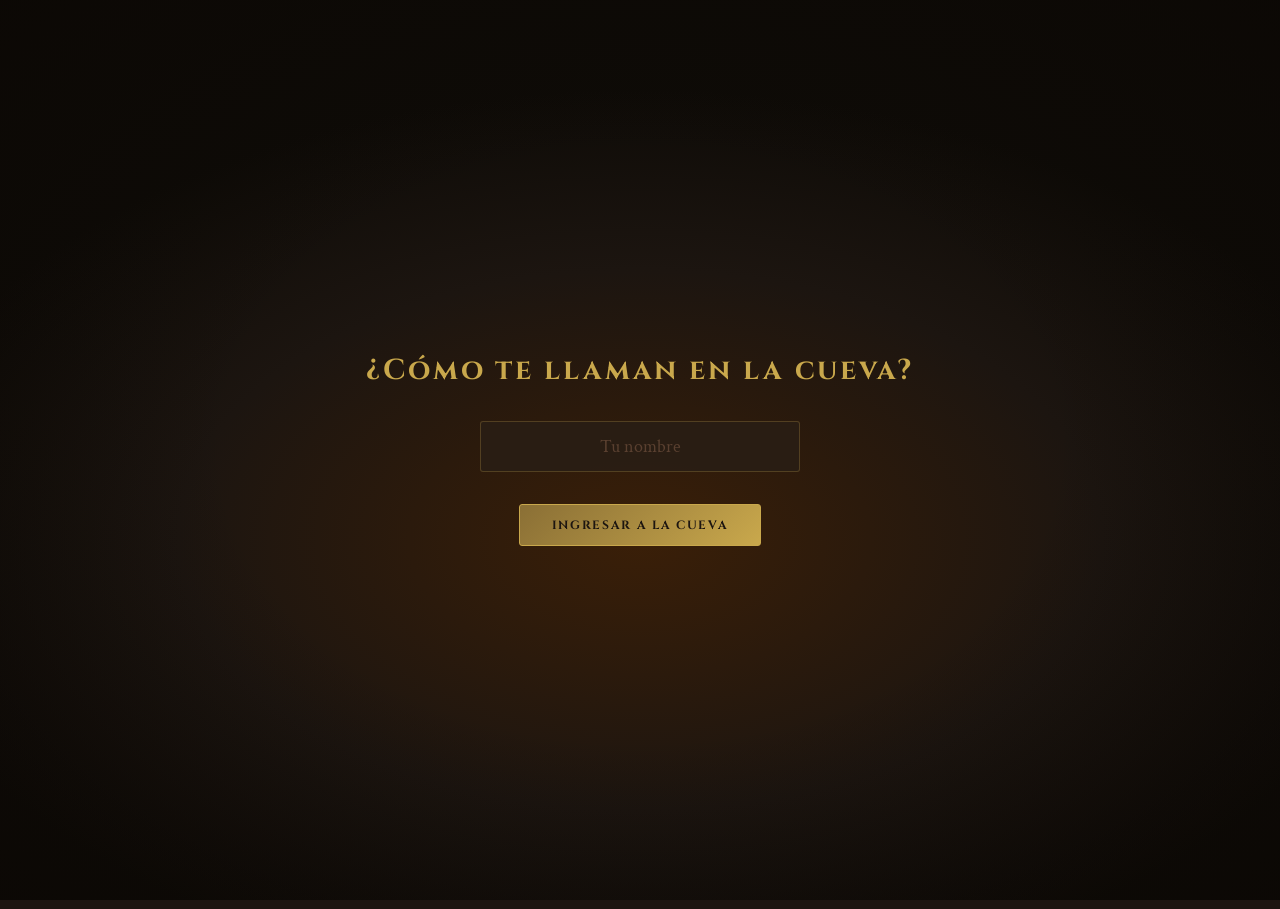
<file: index.html>
<!DOCTYPE html>
<html lang="es">
    
<head>
    <meta charset="UTF-8">
    <meta name="viewport" content="width=device-width, initial-scale=1.0">
    <title>Salamanca</title>
    <link rel="stylesheet" href="assets/css/styles.css">
    <link rel="stylesheet" href="assets/css/index.css">
    <link href="https://fonts.googleapis.com/css2?family=Cinzel:wght@400;700;900&family=Crimson+Text:ital,wght@0,400;0,600;1,400&display=swap" rel="stylesheet">
</head>

<body>

    <a class="skip-link" href="#main-content">Saltar al contenido</a>

    <header>

        <nav class="nav-principal" aria-label="Navegación principal">

            <a class="nav-logo" href="index.html">Salamanca</a>

            <ul class="nav-links">
                <li><a href="index.html" aria-current="page">Inicio</a></li>
                <li><a href="pages/misiones.html">Misiones</a></li>
                <li><a href="/pages/perfil.html">Perfil</a></li>
            </ul>
            
        </nav>

    </header>


    <main id="main-content">

        <section class="welcome" id="welcome-screen" aria-labelledby="welcome-title">

            <h2 id="welcome-title">¿Cómo te llaman en la cueva?</h2>
            <label class="sr-only" for="name-input">Nombre de usuario</label>
            <input type="text" id="name-input" placeholder="Tu nombre" autocomplete="name">
            <button id="enter-btn" type="button">Ingresar a la cueva</button>

        </section>

        <section class="hero">
            <h1>La cueva te espera</h1>
            <p>Convertí pequeñas tareas en progreso y desbloqueá nuevas figuras argentinas.</p>
            <a href="pages/misiones.html" class="btn">Comenzar</a>
        </section>

        <section class="stats" aria-label="Estadísticas generales">

            <article class="stat-card" aria-labelledby="essence-label"> 
                <span class="stat-valor" id="total-essence">0</span>
                <span class="stat-label" id="essence-label">Esencia</span>
            </article>

            <article class="stat-card" aria-labelledby="sealed-label">
                <span class="stat-valor" id="sealed-missions">0</span>
                <span class="stat-label" id="sealed-label">Selladas</span>
            </article>

            <article class="stat-card" aria-labelledby="rank-label">
                <span class="stat-valor" id="current-rank">Aprendiz</span>
                <span class="stat-label" id="rank-label">Rango</span>
            </article>

        </section>

    </main>

    

    <footer>
        <p>La cueva siempre recuerda a quienes regresan.</p>
        <p>Salamanca © 2026 — Toda leyenda comienza con un paso.</p>
    </footer>

    <script type="module" src="assets/js/main.js"></script>
    
</body>

</html>
</file>
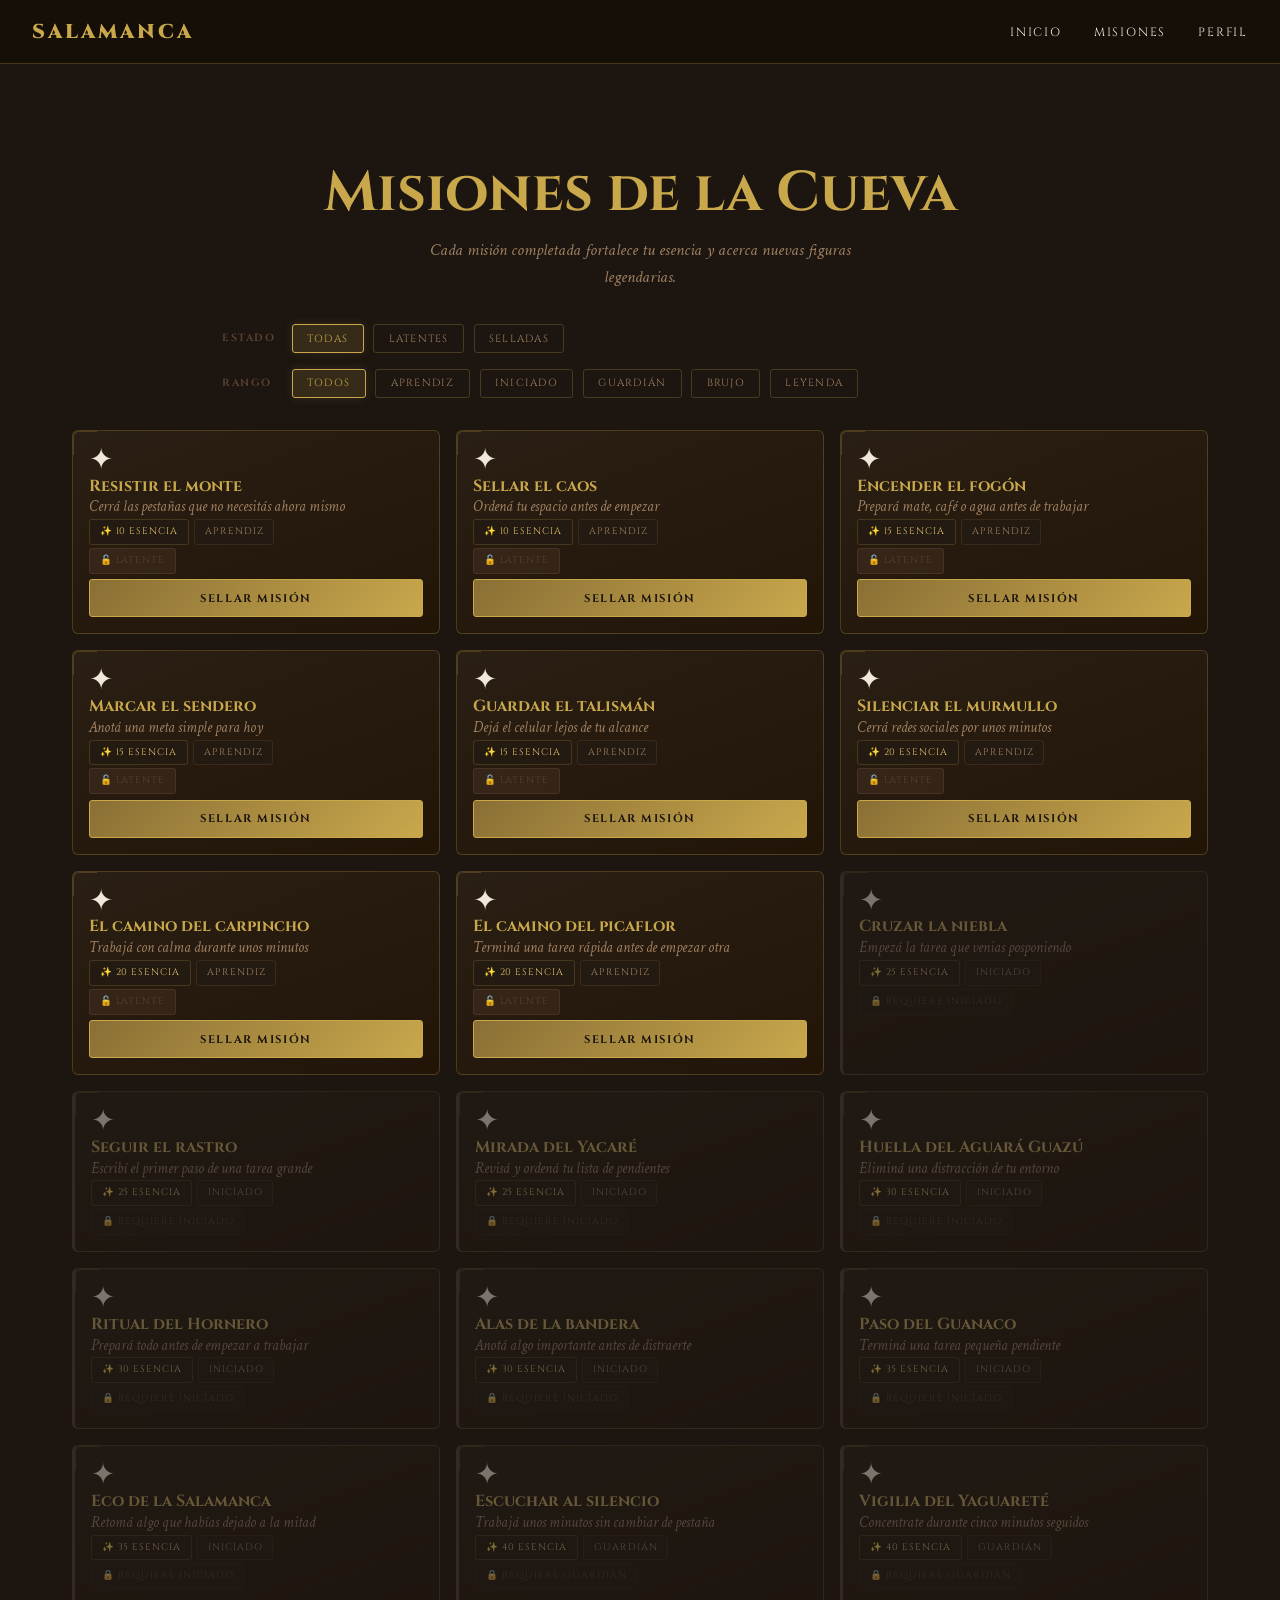
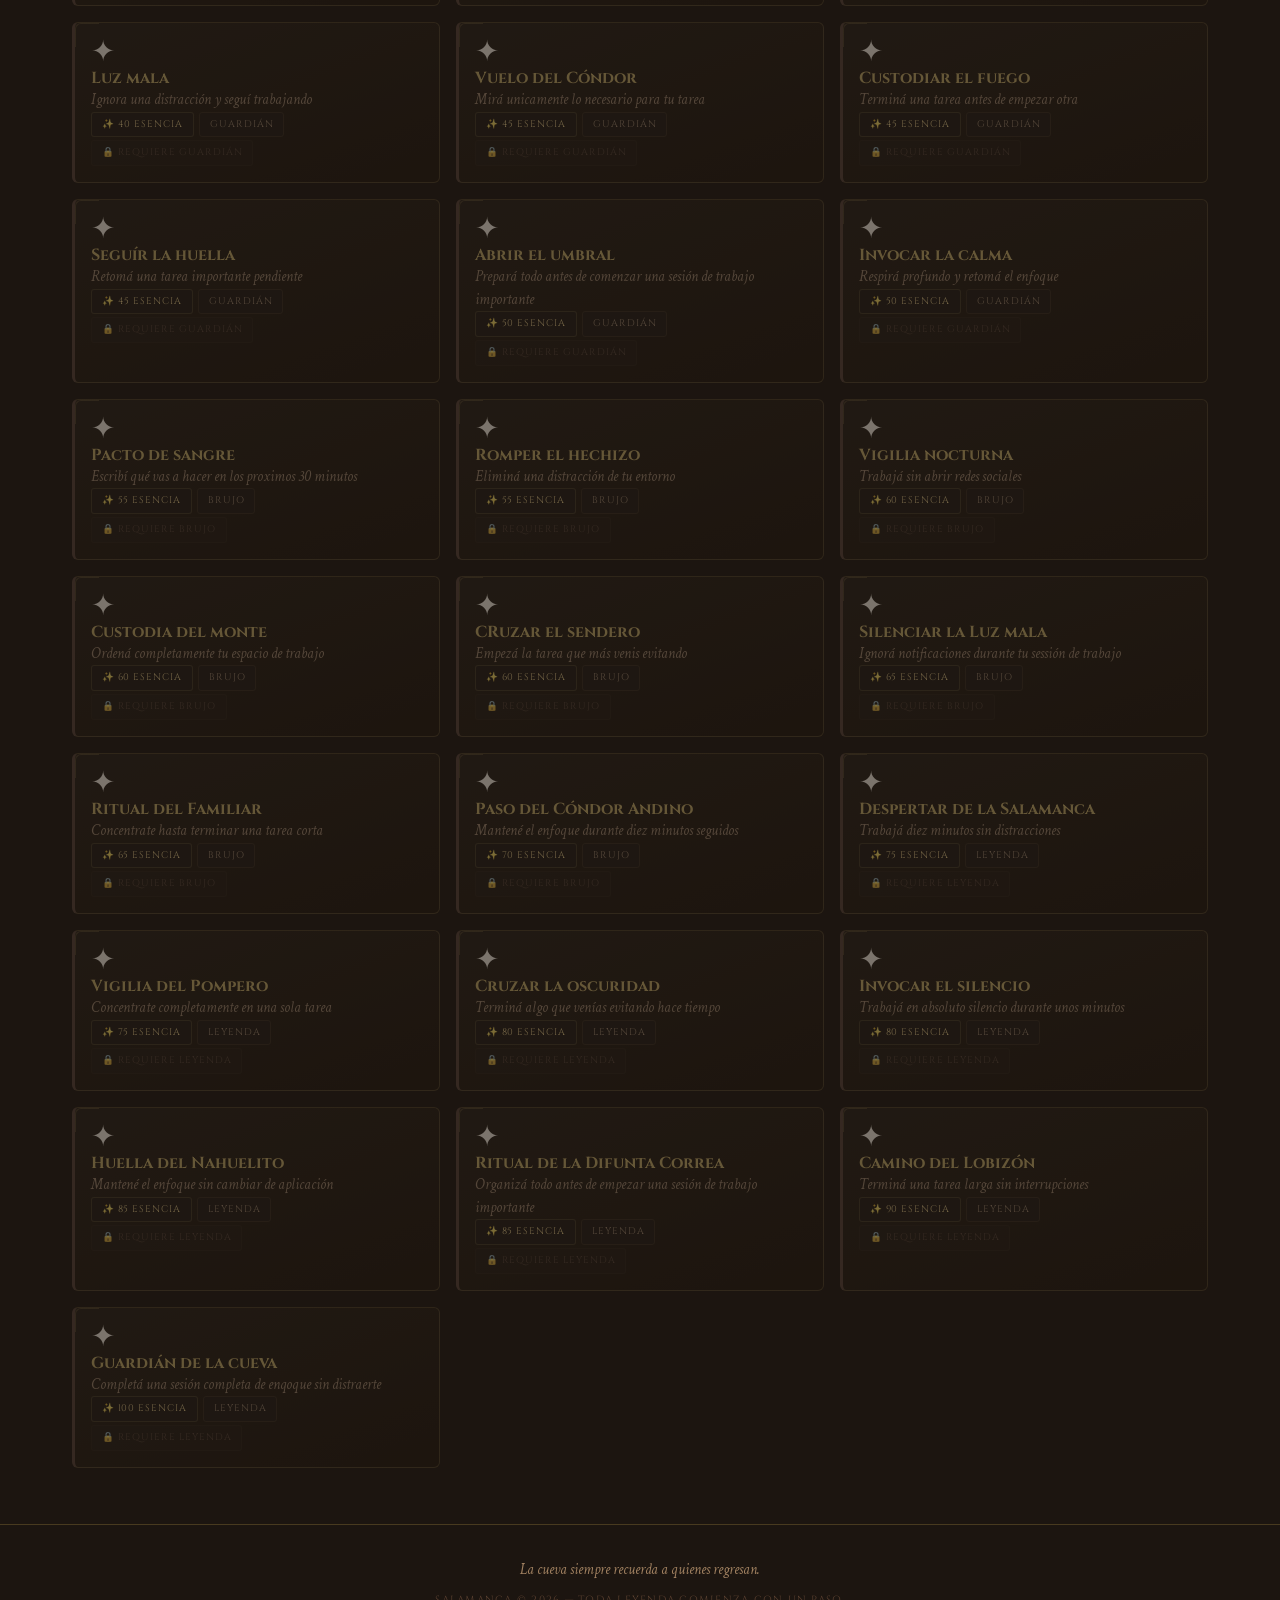
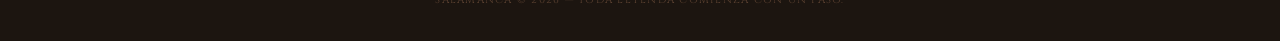
<file: pages/misiones.html>
<!DOCTYPE html>
<html lang="es">

<head>
    <meta charset="UTF-8">
    <meta name="viewport" content="width=device-width, initial-scale=1.0">
    <title>Misiones | Salamanca</title>

    <link rel="stylesheet" href="../assets/css/styles.css">
    <link rel="stylesheet" href="../assets/css/misiones.css">

    <link href="https://fonts.googleapis.com/css2?family=Cinzel:wght@400;700;900&family=Crimson+Text:ital,wght@0,400;0,600;1,400&display=swap" rel="stylesheet">
</head>

<body>

    <a class="skip-link" href="#main-content">Saltar al contenido</a>

    <header>

        <nav class="nav-principal" aria-label="Navegación principal">

            <a class="nav-logo" href="../index.html">
                Salamanca
            </a>

            <ul class="nav-links">
                <li><a href="../index.html">Inicio</a></li>
                <li><a href="misiones.html" aria-current="page">Misiones</a></li>
                <li><a href="perfil.html">Perfil</a></li>
            </ul>

        </nav>

    </header>

    <main id="main-content">

        <section class="misiones-header">

            <h1>Misiones de la Cueva</h1>

            <p>
                Cada misión completada fortalece tu esencia y acerca nuevas figuras legendarias.
            </p>

        </section>

        <section class="filtros" aria-labelledby="filtros-title">

            <h2 id="filtros-title" class="sr-only">Filtros de misiones</h2>

            <div class="filtro-grupo" role="group" aria-labelledby="estado-filtro-title">

                <h3 id="estado-filtro-title">Estado</h3>

                <button type="button" class="filtro-btn" data-estado="todos" aria-pressed="true">
                    Todas
                </button>

                <button type="button" class="filtro-btn" data-estado="latente" aria-pressed="false">
                    Latentes
                </button>

                <button type="button" class="filtro-btn" data-estado="sellada" aria-pressed="false">
                    Selladas
                </button>

            </div>

            <div class="filtro-grupo" role="group" aria-labelledby="rango-filtro-title">

                <h3 id="rango-filtro-title">Rango</h3>

                <button type="button" class="rango-btn" data-rango="todos" aria-pressed="true">
                    Todos
                </button>

                <button type="button" class="rango-btn" data-rango="Aprendiz" aria-pressed="false">
                    Aprendiz
                </button>

                <button type="button" class="rango-btn" data-rango="Iniciado" aria-pressed="false">
                    Iniciado
                </button>

                <button type="button" class="rango-btn" data-rango="Guardián" aria-pressed="false">
                    Guardián
                </button>

                <button type="button" class="rango-btn" data-rango="Brujo" aria-pressed="false">
                    Brujo
                </button>

                <button type="button" class="rango-btn" data-rango="Leyenda" aria-pressed="false">
                    Leyenda
                </button>

            </div>

        </section>

        <div id="misiones-status" class="misiones-status sr-only" aria-live="polite" aria-atomic="true">
            Mostrando todas las misiones.
        </div>

        <section
            id="misiones-container"
            class="misiones-container"
            aria-label="Lista de misiones">

        </section>

    </main>

    <footer>

        <p>
            La cueva siempre recuerda a quienes regresan.
        </p>

        <p>
            Salamanca © 2026 — Toda leyenda comienza con un paso.
        </p>

    </footer>

    <script type="module" src="../assets/js/misiones.js"></script>
    <script type="module" src="../assets/js/filtros.js"></script>

</body>

</html>
</file>
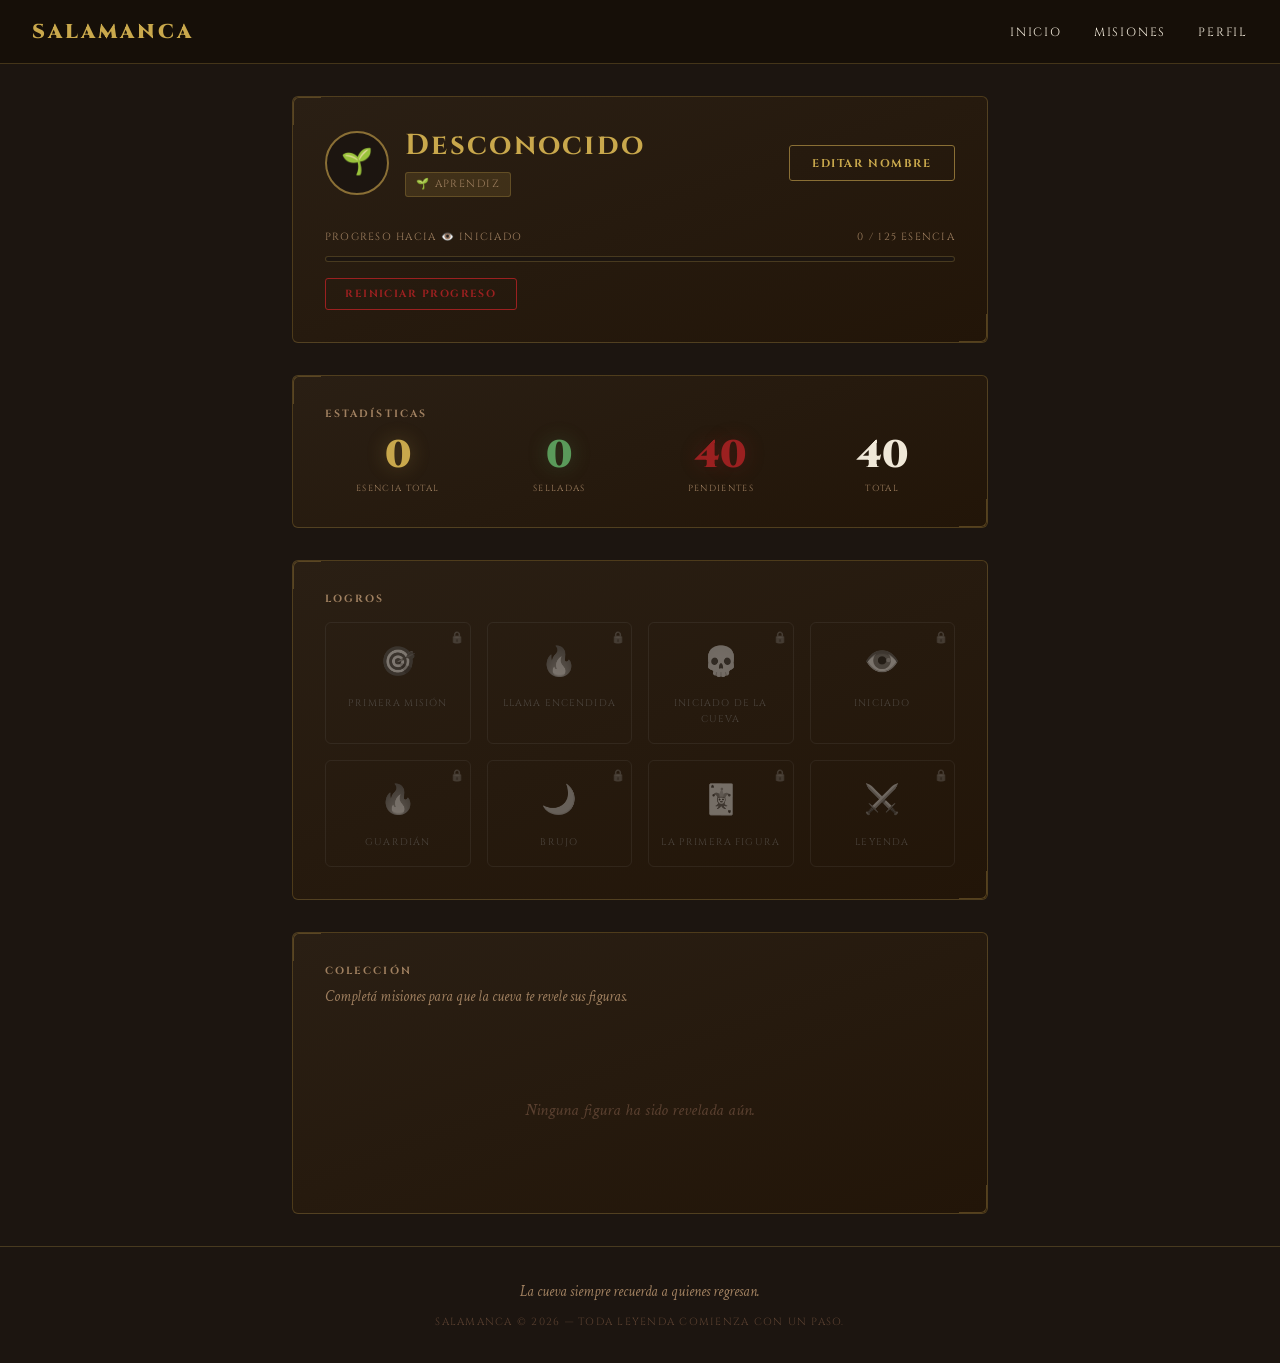
<file: pages/perfil.html>
<!DOCTYPE html>
<html lang="es">
<head>
    <meta charset="UTF-8">
    <meta name="viewport" content="width=device-width, initial-scale=1.0">
    <title>Perfil | Salamanca</title>
    <link rel="stylesheet" href="../assets/css/styles.css">
    <link rel="stylesheet" href="../assets/css/perfil.css">
    <link href="https://fonts.googleapis.com/css2?family=Cinzel:wght@400;700;900&family=Crimson+Text:ital,wght@0,400;0,600;1,400&display=swap" rel="stylesheet">
</head>
<body>

    <a class="skip-link" href="#main-content">Saltar al contenido</a>

    <header>
        <nav class="nav-principal" aria-label="Navegación principal">
            <a class="nav-logo" href="../index.html">Salamanca</a>
            <ul class="nav-links">
                <li><a href="../index.html">Inicio</a></li>
                <li><a href="misiones.html">Misiones</a></li>
                <li><a href="perfil.html" aria-current="page">Perfil</a></li>
            </ul>
        </nav>
    </header>

    <main id="main-content">
        <div class="container">

            <section class="profile-card" aria-labelledby="profile-heading">

                <article class="profile-top">
                    <div class="profile-info" aria-label="Información del perfil">
                        <div class="avatar" id="profile-avatar" aria-hidden="true">⚔️</div>
                        <div>
                            <h2 id="profile-name">—</h2>
                            <div class="badge" id="profile-badge" aria-live="polite">🌱 Aprendiz</div>
                        </div>
                    </div>
                    <button class="btn-outline" id="edit-btn" type="button">Editar nombre</button>
                </article>

                <section class="progress-section" aria-label="Progreso al siguiente rango">
                    <div class="progress-header">
                        <span id="progress-label">Progreso al siguiente rango</span>
                        <span id="progress-numbers" aria-live="polite">0 / 0 esencia</span>
                    </div>
                    <div class="progress-bar" role="progressbar" aria-valuenow="0" aria-valuemin="0" aria-valuemax="100" aria-labelledby="progress-label">
                        <div class="progress-fill" id="progress-fill"></div>
                    </div>
                </section>

                <button class="reset-btn" id="reset-btn" type="button">Reiniciar progreso</button>

            </section>

            <section class="edit-card" id="edit-card" style="display:none;" aria-label="Editar nombre">
                <h3>Editar nombre</h3>
                <label class="sr-only" for="edit-input">Nuevo nombre</label>
                <input id="edit-input" type="text" value="" maxlength="30" autocomplete="off">
                <nav class="buttons" role="group" aria-label="Acciones de edición">
                    <button class="btn-primary" id="save-btn" type="button">Guardar</button>
                    <button class="btn-secondary" id="cancel-btn" type="button">Cancelar</button>
                </nav>
            </section>

            <section class="stats" aria-labelledby="stats-heading">
                <h3 id="stats-heading">Estadísticas</h3>
                <div class="stats-grid" role="region" aria-label="Grid de estadísticas">
                    <article class="stat-box" aria-labelledby="stat-esencia-label">
                        <div class="number yellow" id="stat-esencia" aria-live="polite">0</div>
                        <p id="stat-esencia-label">Esencia total</p>
                    </article>
                    <article class="stat-box" aria-labelledby="stat-selladas-label">
                        <div class="number green" id="stat-selladas" aria-live="polite">0</div>
                        <p id="stat-selladas-label">Selladas</p>
                    </article>
                    <article class="stat-box" aria-labelledby="stat-pendientes-label">
                        <div class="number red" id="stat-pendientes" aria-live="polite">0</div>
                        <p id="stat-pendientes-label">Pendientes</p>
                    </article>
                    <article class="stat-box" aria-labelledby="stat-total-label">
                        <div class="number white" id="stat-total" aria-live="polite">0</div>
                        <p id="stat-total-label">Total</p>
                    </article>
                </div>
            </section>

            <section class="achievements" aria-labelledby="logros-heading">
                <h3 id="logros-heading">Logros</h3>
                <div class="achievement-grid" id="logros-grid" role="region" aria-label="Logros desbloqueados">
                </div>
            </section>

            <section class="collection" aria-labelledby="coleccion-heading">
                <h3 id="coleccion-heading">Colección</h3>
                <p class="collection-subtitle" id="coleccion-subtitulo">Las figuras que la cueva te reveló.</p>
                <div class="collection-grid" id="coleccion-grid" role="region" aria-live="polite" aria-label="Figuras reveladas">
                </div>
            </section>

        </div>
    </main>

    <footer>
        <p>La cueva siempre recuerda a quienes regresan.</p>
        <p>Salamanca © 2026 — Toda leyenda comienza con un paso.</p>
    </footer>

    <script type="module" src="../assets/js/perfil.js"></script>

</body>
</html>
</file>
<file: assets/css/styles.css>
/* ═══════════════════════════════════════════
   SALAMANCA — styles.css
   Global styles: variables, reset, typography,
   navigation, layout base, utilities.
   All pages import this file.
   ═══════════════════════════════════════════ */

@import url('https://fonts.googleapis.com/css2?family=Cinzel:wght@400;700;900&family=Crimson+Text:ital,wght@0,400;0,600;1,400&display=swap');

/* ─── Variables ─────────────────────────────────────────────────── */

:root {
  --bg-primary:    #1c1510;
  --bg-secondary:  #231a12;
  --bg-card:       #2a1f14;
  --bg-nav:        #160f08;

  --dorado:        #c9a84c;
  --dorado-claro:  #e2c06a;
  --dorado-suave:  #8a6f35;
  --dorado-opaco:  rgba(201, 168, 76, 0.15);
  --dorado-borde:  rgba(201, 168, 76, 0.3);

  --tierra:        #7a4a1e;
  --rojo-ritual:   #9b2020;

  --texto:         #f0e8d8;
  --texto-suave:   #a08060;
  --texto-muted:   #5a4030;

  --border:        #3a2a1a;
  --border-dorado: rgba(201, 168, 76, 0.25);

  --font-titulo:   'Cinzel', serif;
  --font-cuerpo:   'Crimson Text', serif;

  --gap-xs:  0.35rem;
  --gap-sm:  0.6rem;
  --gap-md:  1rem;
  --gap-lg:  2rem;
  --gap-xl:  3.5rem;

  --radius-sm: 3px;
  --radius-md: 6px;

  --transition: 0.25s ease;
  --nav-height: 64px;
}

/* ─── Reset ─────────────────────────────────────────────────────── */

*, *::before, *::after {
  box-sizing: border-box;
  margin: 0;
  padding: 0;
}

html { scroll-behavior: smooth; }

body {
  background-color: var(--bg-primary);
  color: var(--texto);
  font-family: var(--font-cuerpo);
  font-size: 1.05rem;
  line-height: 1.65;
  min-height: 100vh;
}

img   { display: block; max-width: 100%; }
a     { color: inherit; text-decoration: none; }
ul,ol { list-style: none; }
button { cursor: pointer; font-family: inherit; border: none; background: none; }

.sr-only {
  position: absolute;
  width: 1px;
  height: 1px;
  padding: 0;
  margin: -1px;
  overflow: hidden;
  clip: rect(0, 0, 0, 0);
  white-space: nowrap;
  border: 0;
}

.skip-link {
  position: absolute;
  top: 0;
  left: 0;
  transform: translateY(-120%);
  background: var(--dorado);
  color: var(--bg-primary);
  padding: 0.75rem 1rem;
  z-index: 200;
  transition: transform var(--transition);
}

.skip-link:focus-visible {
  transform: translateY(0);
  outline: 3px solid var(--bg-primary);
}

:focus-visible {
  outline: 3px solid var(--dorado);
  outline-offset: 3px;
}

button:focus-visible,
a:focus-visible,
input:focus-visible,
textarea:focus-visible {
  outline: 3px solid var(--dorado);
  outline-offset: 3px;
}

/* ─── Typography ────────────────────────────────────────────────── */

h1, h2, h3, h4 {
  font-family: var(--font-titulo);
  font-weight: 700;
  line-height: 1.2;
  color: var(--texto);
}

h1 { font-size: clamp(2rem,   5vw, 3.5rem); }
h2 { font-size: clamp(1.4rem, 3vw, 2rem);   }
h3 { font-size: clamp(1.1rem, 2vw, 1.4rem); }

/* ─── Navigation ────────────────────────────────────────────────── */

.nav-principal {
  position: fixed;
  top: 0; left: 0; right: 0;
  z-index: 100;
  height: var(--nav-height);
  background-color: var(--bg-nav);
  border-bottom: 1px solid var(--border-dorado);
  display: flex;
  align-items: center;
  justify-content: space-between;
  padding: 0 var(--gap-lg);
}

.nav-logo {
  font-family: var(--font-titulo);
  font-size: 1.25rem;
  font-weight: 900;
  color: var(--dorado);
  letter-spacing: 0.15em;
  text-transform: uppercase;
  transition: color var(--transition), text-shadow var(--transition);
}

.nav-logo:hover {
  color: var(--dorado-claro);
  text-shadow: 0 0 20px rgba(201, 168, 76, 0.5);
}

.nav-links {
  display: flex;
  gap: var(--gap-lg);
  align-items: center;
}

.nav-links a {
  font-family: var(--font-titulo);
  font-size: 0.75rem;
  font-weight: 400;
  letter-spacing: 0.15em;
  text-transform: uppercase;
  color: var(--texto);
  transition: color var(--transition);
  position: relative;
  padding-bottom: 4px;
}

.nav-links a::after {
  content: '';
  position: absolute;
  bottom: 0; left: 0;
  width: 0; height: 1px;
  background: linear-gradient(to right, transparent, var(--dorado), transparent);
  transition: width var(--transition);
}

.nav-links a:hover {
  color: var(--dorado-claro);
}

.nav-links a:hover::after {
  width: 100%;
}

/* ─── Page offset for fixed nav ─────────────────────────────────── */

main {
  padding-top: var(--nav-height);
}

/* ─── Buttons ───────────────────────────────────────────────────── */

.btn {
  display: inline-flex;
  align-items: center;
  justify-content: center;
  font-family: var(--font-titulo);
  font-size: 0.75rem;
  font-weight: 700;
  letter-spacing: 0.14em;
  text-transform: uppercase;
  padding: 0.75rem 2rem;
  border-radius: var(--radius-sm);
  transition: background-color var(--transition), color var(--transition),
              border-color var(--transition), box-shadow var(--transition);
  background: linear-gradient(135deg, var(--dorado-suave), var(--dorado));
  color: #1c1510;
  border: 1px solid var(--dorado);
}

.btn:hover {
  background: linear-gradient(135deg, var(--dorado), var(--dorado-claro));
  box-shadow: 0 0 24px rgba(201, 168, 76, 0.4);
}

/* ─── Footer ────────────────────────────────────────────────────── */

footer {
  border-top: 1px solid var(--border-dorado);
  padding: var(--gap-lg);
  text-align: center;
  display: flex;
  flex-direction: column;
  gap: var(--gap-sm);
}

footer p:first-child {
  font-family: var(--font-cuerpo);
  font-style: italic;
  color: var(--texto-suave);
  font-size: 0.95rem;
}

footer p:last-child {
  font-family: var(--font-titulo);
  font-size: 0.65rem;
  letter-spacing: 0.12em;
  text-transform: uppercase;
  color: var(--texto-muted);
}

/* ─── Responsive — Navigation ───────────────────────────────────── */

@media (max-width: 768px) {
  .nav-principal {
    padding: 0 var(--gap-md);
  }

  .nav-links {
    position: fixed;
    top: var(--nav-height);
    left: 0; right: 0;
    background-color: var(--bg-nav);
    border-bottom: 1px solid var(--border-dorado);
    flex-direction: column;
    gap: 0;
    padding: var(--gap-sm) 0;
    transform: translateY(-110%);
    transition: transform var(--transition);
    z-index: 99;
  }

  .nav-links a {
    padding: 0.9rem var(--gap-lg);
    width: 100%;
    display: block;
    font-size: 0.8rem;
  }

  .nav-links a::after { display: none; }
}
</file>
<file: assets/css/index.css>
/* ═══════════════════════════════════════════
   SALAMANCA — index.css
   Styles specific to index.html:
   welcome screen, hero, stat cards.
   Requires styles.css to be loaded first.
   ═══════════════════════════════════════════ */

/* ─── Welcome screen ────────────────────────────────────────────── */

.welcome {
  position: fixed;
  inset: 0;
  z-index: 200;
  background: radial-gradient(ellipse 60% 50% at 50% 60%, #3a1f08 0%, #1c1510 60%, #0e0b07 100%);
  display: flex;
  flex-direction: column;
  align-items: center;
  justify-content: center;
  gap: var(--gap-lg);
  padding: var(--gap-lg);
  text-align: center;
}

.welcome::before {
  content: '';
  position: absolute;
  inset: 0;
  background: radial-gradient(ellipse 80% 80% at 50% 50%, transparent 40%, rgba(10,6,3,0.7) 100%);
  pointer-events: none;
}

.welcome h2 {
  font-family: var(--font-titulo);
  font-size: clamp(1.2rem, 3vw, 1.8rem);
  color: var(--dorado);
  letter-spacing: 0.1em;
  position: relative;
}

.welcome input {
  background-color: rgba(42, 31, 20, 0.9);
  border: 1px solid var(--border-dorado);
  border-radius: var(--radius-sm);
  color: var(--texto);
  font-family: var(--font-cuerpo);
  font-size: 1.1rem;
  padding: 0.8rem 1.2rem;
  text-align: center;
  outline: none;
  width: 100%;
  max-width: 320px;
  transition: border-color var(--transition), box-shadow var(--transition);
  position: relative;
}

.welcome input::placeholder {
  color: var(--texto-muted);
}

.welcome input:focus {
  border-color: var(--dorado);
  box-shadow: 0 0 0 3px rgba(201, 168, 76, 0.1), 0 0 20px rgba(201, 168, 76, 0.2);
}

.welcome button {
  position: relative;
  display: inline-flex;
  align-items: center;
  justify-content: center;
  font-family: var(--font-titulo);
  font-size: 0.75rem;
  font-weight: 700;
  letter-spacing: 0.14em;
  text-transform: uppercase;
  padding: 0.75rem 2rem;
  border-radius: var(--radius-sm);
  background: linear-gradient(135deg, var(--dorado-suave), var(--dorado));
  color: #1c1510;
  border: 1px solid var(--dorado);
  cursor: pointer;
  transition: background var(--transition), box-shadow var(--transition);
}

.welcome button:hover {
  background: linear-gradient(135deg, var(--dorado), var(--dorado-claro));
  box-shadow: 0 0 24px rgba(201, 168, 76, 0.4);
}

.welcome-error {
  font-family: var(--font-cuerpo);
  font-size: 0.9rem;
  color: #c05050;
  position: relative;
}

@keyframes fadeOut {
  from { opacity: 1; }
  to   { opacity: 0; pointer-events: none; }
}

.fade-out {
  animation: fadeOut 0.6s ease forwards;
}

/* ─── Hero ───────────────────────────────────────────────────────── */

.hero {
  display: flex;
  flex-direction: column;
  align-items: center;
  justify-content: center;
  text-align: center;
  padding: var(--gap-xl) var(--gap-lg) var(--gap-lg);
  min-height: 60vh;
  gap: var(--gap-md);
  background: radial-gradient(ellipse 70% 40% at 50% 100%, rgba(122, 74, 30, 0.2) 0%, transparent 70%);
}

.hero h1 {
  font-size: clamp(2.5rem, 10vw, 6rem);
  font-weight: 900;
  color: var(--dorado);
  letter-spacing: 0.12em;
  text-transform: uppercase;
  text-shadow: 0 0 60px rgba(201, 168, 76, 0.35), 0 2px 4px rgba(0,0,0,0.6);
}

.hero p {
  color: var(--texto-suave);
  font-style: italic;
  font-size: clamp(1rem, 2.5vw, 1.2rem);
  max-width: 440px;
}

/* ─── Stat cards ────────────────────────────────────────────────── */

.stats {
  display: grid;
  grid-template-columns: repeat(3, 1fr);
  gap: var(--gap-md);
  padding: 0 var(--gap-lg) var(--gap-xl);
  max-width: 760px;
  margin: 0 auto;
}

.stat-card {
  background: linear-gradient(160deg, var(--bg-card) 0%, #221508 100%);
  border: 1px solid var(--border-dorado);
  border-radius: var(--radius-md);
  padding: var(--gap-lg) var(--gap-md);
  text-align: center;
  display: flex;
  flex-direction: column;
  align-items: center;
  gap: var(--gap-xs);
  position: relative;
  overflow: hidden;
  transition: border-color var(--transition), box-shadow var(--transition), transform var(--transition);
}

.stat-card::before {
  content: '';
  position: absolute;
  top: 0; left: 0;
  width: 28px; height: 28px;
  border-top: 1px solid var(--dorado-suave);
  border-left: 1px solid var(--dorado-suave);
  border-radius: var(--radius-md) 0 0 0;
  opacity: 0.5;
  transition: opacity var(--transition);
}

.stat-card::after {
  content: '';
  position: absolute;
  bottom: 0; right: 0;
  width: 28px; height: 28px;
  border-bottom: 1px solid var(--dorado-suave);
  border-right: 1px solid var(--dorado-suave);
  border-radius: 0 0 var(--radius-md) 0;
  opacity: 0.5;
  transition: opacity var(--transition);
}

.stat-card:hover {
  border-color: var(--dorado);
  box-shadow: 0 0 30px rgba(201, 168, 76, 0.12), inset 0 0 30px rgba(201, 168, 76, 0.04);
  transform: translateY(-2px);
}

.stat-card:hover::before,
.stat-card:hover::after {
  opacity: 1;
}

.stat-valor {
  font-family: var(--font-titulo);
  font-size: clamp(1.8rem, 4vw, 2.8rem);
  font-weight: 900;
  color: var(--dorado);
  line-height: 1;
  text-shadow: 0 0 20px rgba(201, 168, 76, 0.3);
}

.stat-label {
  font-family: var(--font-titulo);
  font-size: 0.6rem;
  letter-spacing: 0.18em;
  text-transform: uppercase;
  color: var(--texto-suave);
}

/* ─── Responsive ────────────────────────────────────────────────── */

@media (max-width: 768px) {
  .hero {
    padding: var(--gap-lg) var(--gap-md) var(--gap-md);
    min-height: 45vh;
  }

  .stats {
    grid-template-columns: 1fr;
    padding: 0 var(--gap-md) var(--gap-lg);
    max-width: 340px;
  }

  .stat-card {
    flex-direction: row;
    justify-content: center;
    padding: var(--gap-md);
    gap: var(--gap-md);
    text-align: left;
  }

  .stat-valor { font-size: 1.8rem; }
}
</file>
<file: assets/css/misiones.css>
/* ═══════════════════════════════════════════
   SALAMANCA — misiones.css
   Styles for misiones.html:
   header, filtros, cards, overlay de carta.
   Requires styles.css to be loaded first.
   ═══════════════════════════════════════════ */

/* ─── Misiones Header ───────────────────────────────────────────── */

.misiones-header {
  text-align: center;
  padding: calc(var(--nav-height) + 2rem) var(--gap-lg) var(--gap-lg);
}

.misiones-header h1 {
  color: var(--dorado);
  margin-bottom: var(--gap-sm);
}

.misiones-header p {
  color: var(--texto-suave);
  font-style: italic;
  font-size: 1.05rem;
  max-width: 480px;
  margin: 0 auto;
}

/* ─── Filtros ───────────────────────────────────────────────────── */

.filtros {
  display: flex;
  flex-direction: column;
  gap: var(--gap-md);
  padding: 0 var(--gap-lg) var(--gap-lg);
  max-width: 900px;
  margin: 0 auto;
}

.filtro-grupo {
  display: flex;
  flex-direction: row;
  flex-wrap: wrap;
  align-items: center;
  gap: var(--gap-sm);
}

.filtro-grupo h3 {
  font-family: var(--font-titulo);
  font-size: 0.65rem;
  letter-spacing: 0.15em;
  text-transform: uppercase;
  color: var(--texto-muted);
  margin: 0;
  min-width: 60px;
  flex-shrink: 0;
}

.filtro-btn,
.rango-btn {
  font-family: var(--font-titulo);
  font-size: 0.65rem;
  font-weight: 400;
  letter-spacing: 0.12em;
  text-transform: uppercase;
  padding: 0.4rem 0.9rem;
  border-radius: var(--radius-sm);
  border: 1px solid var(--border-dorado);
  background: transparent;
  color: var(--texto-suave);
  cursor: pointer;
  transition: background-color var(--transition), color var(--transition),
              border-color var(--transition), box-shadow var(--transition);
}

.filtro-btn:hover,
.rango-btn:hover {
  border-color: var(--dorado);
  color: var(--dorado-claro);
  background: var(--dorado-opaco);
}

.filtro-btn[aria-pressed="true"],
.rango-btn[aria-pressed="true"],
.filtro-btn.activo,
.rango-btn.activo {
  background: var(--dorado-opaco);
  border-color: var(--dorado);
  color: var(--dorado);
  box-shadow: 0 0 12px rgba(201, 168, 76, 0.15);
}

/* ─── Misiones Status (sr-only visible on announce) ─────────────── */

.misiones-status {
  text-align: center;
  padding: 0 var(--gap-lg) var(--gap-sm);
  color: var(--texto-muted);
  font-size: 0.85rem;
}

/* ─── Misiones Container ────────────────────────────────────────── */

.misiones-container {
  display: grid;
  grid-template-columns: repeat(auto-fill, minmax(280px, 1fr));
  gap: var(--gap-md);
  padding: 0 var(--gap-lg) var(--gap-xl);
  max-width: 1200px;
  margin: 0 auto;
}

/* ─── Card Misión ───────────────────────────────────────────────── */

.card-mision {
  background: linear-gradient(160deg, var(--bg-card) 0%, #221508 100%);
  border: 1px solid var(--border-dorado);
  border-radius: var(--radius-md);
  padding: var(--gap-md);
  display: flex;
  flex-direction: column;
  gap: var(--gap-sm);
  position: relative;
  overflow: hidden;
  transition: border-color var(--transition), box-shadow var(--transition),
              transform var(--transition), opacity var(--transition);
}

.card-mision::before {
  content: '';
  position: absolute;
  top: 0; left: 0;
  width: 24px; height: 24px;
  border-top: 1px solid var(--dorado-suave);
  border-left: 1px solid var(--dorado-suave);
  border-radius: var(--radius-md) 0 0 0;
  opacity: 0.4;
  transition: opacity var(--transition);
}

.card-mision:hover {
  transform: translateY(-2px);
  box-shadow: 0 0 24px rgba(201, 168, 76, 0.1);
}

.card-mision:hover::before {
  opacity: 0.9;
}

/* Estado sellada — atenuada */
.card-mision.estado-sellada {
  opacity: 0.6;
  border-left: 3px solid var(--dorado-suave);
}

.card-mision.estado-sellada:hover {
  opacity: 0.75;
}

/* Estado bloqueada — rangos que el usuario aún no alcanzó */
.card-mision.estado-bloqueada {
  opacity: 0.45;
  border-left: 3px solid var(--texto-muted);
  filter: grayscale(0.3);
}

.card-mision.estado-bloqueada:hover {
  transform: none;
  box-shadow: none;
}

/* ─── Partes de la card ─────────────────────────────────────────── */

.card-mision-icono {
  font-size: 1.8rem;
  line-height: 1;
}

.card-mision h3 {
  font-family: var(--font-titulo);
  color: var(--dorado);
  font-size: 1rem;
  line-height: 1.3;
  margin: 0;
}

.card-mision-desc {
  color: var(--texto-suave);
  font-size: 0.95rem;
  font-style: italic;
  line-height: 1.5;
  flex: 1;
  margin: 0;
}

.card-mision-meta {
  display: flex;
  flex-wrap: wrap;
  gap: var(--gap-xs);
  margin-top: auto;
}

.meta-tag {
  font-family: var(--font-titulo);
  font-size: 0.6rem;
  letter-spacing: 0.1em;
  text-transform: uppercase;
  padding: 0.25rem 0.6rem;
  border-radius: var(--radius-sm);
  border: 1px solid var(--border);
  background: var(--bg-secondary);
  color: var(--texto-suave);
}

.meta-esencia {
  border-color: rgba(201, 168, 76, 0.2);
  color: var(--dorado-claro);
}

/* ─── Badges de estado ──────────────────────────────────────────── */

.estado-badge {
  font-family: var(--font-titulo);
  font-size: 0.6rem;
  letter-spacing: 0.1em;
  text-transform: uppercase;
  padding: 0.25rem 0.6rem;
  border-radius: var(--radius-sm);
  display: inline-flex;
  align-items: center;
  gap: 0.3rem;
  width: fit-content;
}

.estado-badge.estado-latente {
  background: rgba(90, 64, 48, 0.3);
  border: 1px solid rgba(90, 64, 48, 0.5);
  color: var(--texto-muted);
}

.estado-badge.estado-sellada {
  background: rgba(201, 168, 76, 0.12);
  border: 1px solid rgba(201, 168, 76, 0.3);
  color: var(--dorado-suave);
}

.estado-badge.estado-bloqueada {
  background: rgba(40, 30, 20, 0.5);
  border: 1px solid rgba(60, 42, 26, 0.4);
  color: var(--texto-muted);
}

/* ─── Botón Sellar ──────────────────────────────────────────────── */

.btn-sellar {
  display: inline-flex;
  align-items: center;
  justify-content: center;
  font-family: var(--font-titulo);
  font-size: 0.7rem;
  font-weight: 700;
  letter-spacing: 0.14em;
  text-transform: uppercase;
  padding: 0.65rem 1.5rem;
  width: 100%;
  border-radius: var(--radius-sm);
  background: linear-gradient(135deg, var(--dorado-suave), var(--dorado));
  color: #1c1510;
  border: 1px solid var(--dorado);
  margin-top: var(--gap-xs);
  transition: background var(--transition), box-shadow var(--transition);
}

.btn-sellar:hover {
  background: linear-gradient(135deg, var(--dorado), var(--dorado-claro));
  box-shadow: 0 0 20px rgba(201, 168, 76, 0.35);
}

/* ─── Overlay de carta (card drop) ─────────────────────────────── */

#card-drop-overlay {
  position: fixed;
  inset: 0;
  z-index: 9999;
  display: flex;
  align-items: center;
  justify-content: center;
  opacity: 0;
  pointer-events: none;
  transition: opacity 0.35s ease;
}

#card-drop-overlay.visible {
  opacity: 1;
  pointer-events: all;
}

.card-drop-backdrop {
  position: absolute;
  inset: 0;
  background: rgba(10, 6, 3, 0.88);
  backdrop-filter: blur(4px);
}

.card-drop-modal {
  position: relative;
  z-index: 1;
  background: linear-gradient(160deg, var(--bg-card) 0%, #1a0f06 100%);
  border: 1px solid var(--dorado-borde);
  border-radius: var(--radius-md);
  padding: var(--gap-lg);
  max-width: 360px;
  width: calc(100% - 2rem);
  display: flex;
  flex-direction: column;
  align-items: center;
  gap: var(--gap-md);
  text-align: center;
  box-shadow: 0 0 60px rgba(201, 168, 76, 0.15), 0 20px 60px rgba(0,0,0,0.6);
  transform: scale(0.9) translateY(16px);
  transition: transform 0.35s cubic-bezier(0.34, 1.56, 0.64, 1);
}

#card-drop-overlay.visible .card-drop-modal {
  transform: scale(1) translateY(0);
}

.card-drop-subtitulo {
  font-family: var(--font-cuerpo);
  font-style: italic;
  color: var(--texto-suave);
  font-size: 0.9rem;
  margin: 0;
}

.card-drop-titulo {
  font-family: var(--font-titulo);
  font-size: clamp(1.1rem, 4vw, 1.5rem);
  color: var(--dorado);
  font-weight: 700;
  margin: 0;
  text-shadow: 0 0 30px rgba(201, 168, 76, 0.4);
}

.card-drop-imagen-wrap {
  width: 180px;
  height: 180px;
  display: flex;
  align-items: center;
  justify-content: center;
  border: 1px solid var(--border-dorado);
  border-radius: var(--radius-md);
  background: var(--bg-secondary);
  overflow: hidden;
}

.card-drop-imagen {
  width: 100%;
  height: 100%;
  object-fit: cover;
  display: block;
}

.card-drop-mensaje {
  font-family: var(--font-titulo);
  font-size: 0.6rem;
  letter-spacing: 0.15em;
  text-transform: uppercase;
  color: var(--texto-muted);
  margin: 0;
}

.card-drop-cerrar {
  display: inline-flex;
  align-items: center;
  justify-content: center;
  font-family: var(--font-titulo);
  font-size: 0.7rem;
  font-weight: 700;
  letter-spacing: 0.14em;
  text-transform: uppercase;
  padding: 0.65rem 2rem;
  border-radius: var(--radius-sm);
  background: linear-gradient(135deg, var(--dorado-suave), var(--dorado));
  color: #1c1510;
  border: 1px solid var(--dorado);
  transition: background var(--transition), box-shadow var(--transition);
  width: 100%;
}

.card-drop-cerrar:hover {
  background: linear-gradient(135deg, var(--dorado), var(--dorado-claro));
  box-shadow: 0 0 20px rgba(201, 168, 76, 0.35);
}

/* ─── Responsive ────────────────────────────────────────────────── */

@media (max-width: 768px) {
  .misiones-header {
    padding: calc(var(--nav-height) + 1rem) var(--gap-md) var(--gap-md);
  }

  .filtros {
    padding: 0 var(--gap-md) var(--gap-md);
    gap: var(--gap-sm);
  }

  .filtro-grupo {
    gap: var(--gap-xs);
  }

  .filtro-grupo h3 {
    width: 100%;
    min-width: unset;
    margin-bottom: 0.2rem;
  }

  .misiones-container {
    grid-template-columns: 1fr;
    padding: 0 var(--gap-md) var(--gap-lg);
  }

  .card-drop-modal {
    padding: var(--gap-md);
  }

  .card-drop-imagen-wrap {
    width: 140px;
    height: 140px;
  }
}
</file>
<file: assets/css/perfil.css>
/* ═══════════════════════════════════════════
   SALAMANCA — perfil.css
   Styles specific to perfil.html.
   Requires styles.css to be loaded first.
   ═══════════════════════════════════════════ */

/* ─── Profile card ──────────────────────────────────────────────── */

.container {
  max-width: 760px;
  margin: 0 auto;
  padding: var(--gap-lg);
  display: flex;
  flex-direction: column;
  gap: var(--gap-lg);
}

.profile-card,
.edit-card,
.stats,
.achievements,
.collection {
  background: linear-gradient(160deg, var(--bg-card) 0%, #221508 100%);
  border: 1px solid var(--border-dorado);
  border-radius: var(--radius-md);
  padding: var(--gap-lg);
  position: relative;
  overflow: hidden;
}

.profile-card::before,
.edit-card::before,
.stats::before,
.achievements::before,
.collection::before {
  content: '';
  position: absolute;
  top: 0; left: 0;
  width: 28px; height: 28px;
  border-top: 1px solid var(--dorado-suave);
  border-left: 1px solid var(--dorado-suave);
  border-radius: var(--radius-md) 0 0 0;
  opacity: 0.5;
}

.profile-card::after,
.edit-card::after,
.stats::after,
.achievements::after,
.collection::after {
  content: '';
  position: absolute;
  bottom: 0; right: 0;
  width: 28px; height: 28px;
  border-bottom: 1px solid var(--dorado-suave);
  border-right: 1px solid var(--dorado-suave);
  border-radius: 0 0 var(--radius-md) 0;
  opacity: 0.5;
}

/* ─── Profile top ───────────────────────────────────────────────── */

.profile-top {
  display: flex;
  align-items: center;
  justify-content: space-between;
  margin-bottom: var(--gap-lg);
  flex-wrap: wrap;
  gap: var(--gap-md);
}

.profile-info {
  display: flex;
  align-items: center;
  gap: var(--gap-md);
}

.avatar {
  width: 64px;
  height: 64px;
  border-radius: 50%;
  border: 2px solid var(--dorado-suave);
  background: var(--bg-primary);
  display: flex;
  align-items: center;
  justify-content: center;
  font-size: 1.6rem;
  color: var(--dorado);
  flex-shrink: 0;
  transition: border-color var(--transition), box-shadow var(--transition);
}

.avatar:hover {
  border-color: var(--dorado);
  box-shadow: 0 0 16px rgba(201, 168, 76, 0.3);
}

.profile-info h2 {
  font-family: var(--font-titulo);
  font-size: clamp(1.2rem, 3vw, 1.8rem);
  color: var(--dorado);
  letter-spacing: 0.08em;
  margin-bottom: var(--gap-xs);
}

.badge {
  font-family: var(--font-titulo);
  font-size: 0.65rem;
  letter-spacing: 0.14em;
  text-transform: uppercase;
  color: var(--texto-suave);
  background: var(--dorado-opaco);
  border: 1px solid var(--border-dorado);
  border-radius: var(--radius-sm);
  padding: 0.2rem 0.6rem;
  display: inline-block;
}

/* ─── Buttons ───────────────────────────────────────────────────── */

.btn-outline {
  font-family: var(--font-titulo);
  font-size: 0.7rem;
  font-weight: 700;
  letter-spacing: 0.14em;
  text-transform: uppercase;
  padding: 0.6rem 1.4rem;
  border-radius: var(--radius-sm);
  border: 1px solid var(--dorado-suave);
  color: var(--dorado);
  background: transparent;
  cursor: pointer;
  transition: border-color var(--transition), background var(--transition), box-shadow var(--transition);
}

.btn-outline:hover {
  border-color: var(--dorado);
  background: var(--dorado-opaco);
  box-shadow: 0 0 16px rgba(201, 168, 76, 0.2);
}

.btn-primary {
  font-family: var(--font-titulo);
  font-size: 0.7rem;
  font-weight: 700;
  letter-spacing: 0.14em;
  text-transform: uppercase;
  padding: 0.6rem 1.4rem;
  border-radius: var(--radius-sm);
  background: linear-gradient(135deg, var(--dorado-suave), var(--dorado));
  color: #1c1510;
  border: 1px solid var(--dorado);
  cursor: pointer;
  transition: background var(--transition), box-shadow var(--transition);
}

.btn-primary:hover {
  background: linear-gradient(135deg, var(--dorado), var(--dorado-claro));
  box-shadow: 0 0 24px rgba(201, 168, 76, 0.4);
}

.btn-secondary {
  font-family: var(--font-titulo);
  font-size: 0.7rem;
  font-weight: 700;
  letter-spacing: 0.14em;
  text-transform: uppercase;
  padding: 0.6rem 1.4rem;
  border-radius: var(--radius-sm);
  border: 1px solid var(--border);
  color: var(--texto-suave);
  background: transparent;
  cursor: pointer;
  transition: border-color var(--transition), color var(--transition);
}

.btn-secondary:hover {
  border-color: var(--dorado-suave);
  color: var(--texto);
}

.reset-btn {
  margin-top: var(--gap-md);
  font-family: var(--font-titulo);
  font-size: 0.65rem;
  font-weight: 700;
  letter-spacing: 0.14em;
  text-transform: uppercase;
  padding: 0.5rem 1.2rem;
  border-radius: var(--radius-sm);
  border: 1px solid var(--rojo-ritual);
  color: var(--rojo-ritual);
  background: transparent;
  cursor: pointer;
  transition: background var(--transition), color var(--transition);
}

.reset-btn:hover {
  background: rgba(155, 32, 32, 0.15);
  color: #c05050;
}

/* ─── Error inline ──────────────────────────────────────────────── */

.profile-error {
  font-family: var(--font-cuerpo);
  font-size: 0.9rem;
  color: #c05050;
  margin-top: var(--gap-xs);
}

/* ─── Progress ──────────────────────────────────────────────────── */

.progress-section {
  display: flex;
  flex-direction: column;
  gap: var(--gap-sm);
}

.progress-header {
  display: flex;
  justify-content: space-between;
  font-family: var(--font-titulo);
  font-size: 0.65rem;
  letter-spacing: 0.12em;
  text-transform: uppercase;
  color: var(--texto-suave);
  flex-wrap: wrap;
  gap: var(--gap-xs);
}

.progress-bar {
  width: 100%;
  height: 6px;
  background: var(--bg-primary);
  border-radius: 99px;
  border: 1px solid var(--border-dorado);
  overflow: hidden;
}

.progress-fill {
  width: 0%;
  height: 100%;
  background: linear-gradient(to right, var(--dorado-suave), var(--dorado));
  border-radius: 99px;
  transition: width 0.8s cubic-bezier(0.4, 0, 0.2, 1);
}

/* ─── Edit card ─────────────────────────────────────────────────── */

.edit-card {
  display: flex;
  flex-direction: column;
  gap: var(--gap-md);
}

.edit-card h3 {
  font-family: var(--font-titulo);
  font-size: 0.7rem;
  letter-spacing: 0.18em;
  text-transform: uppercase;
  color: var(--texto-suave);
}

.edit-card input {
  background-color: rgba(42, 31, 20, 0.9);
  border: 1px solid var(--border-dorado);
  border-radius: var(--radius-sm);
  color: var(--texto);
  font-family: var(--font-cuerpo);
  font-size: 1.1rem;
  padding: 0.8rem 1.2rem;
  outline: none;
  width: 100%;
  transition: border-color var(--transition), box-shadow var(--transition);
}

.edit-card input:focus {
  border-color: var(--dorado);
  box-shadow: 0 0 0 3px rgba(201, 168, 76, 0.1), 0 0 20px rgba(201, 168, 76, 0.2);
}

.edit-card .buttons {
  display: flex;
  gap: var(--gap-sm);
  flex-wrap: wrap;
}

/* ─── Stats ─────────────────────────────────────────────────────── */

.stats h3,
.achievements h3,
.collection h3 {
  font-family: var(--font-titulo);
  font-size: 0.65rem;
  letter-spacing: 0.2em;
  text-transform: uppercase;
  color: var(--texto-suave);
  margin-bottom: var(--gap-md);
}

.stats-grid {
  display: grid;
  grid-template-columns: repeat(4, 1fr);
  gap: var(--gap-md);
}

.stat-box {
  text-align: center;
  display: flex;
  flex-direction: column;
  align-items: center;
  gap: var(--gap-xs);
}

.stat-box .number {
  font-family: var(--font-titulo);
  font-size: clamp(1.8rem, 4vw, 2.4rem);
  font-weight: 900;
  line-height: 1;
}

.stat-box .number.yellow { color: var(--dorado); text-shadow: 0 0 20px rgba(201,168,76,0.3); }
.stat-box .number.green  { color: #5a9a5a; text-shadow: 0 0 20px rgba(90,154,90,0.3); }
.stat-box .number.red    { color: var(--rojo-ritual); text-shadow: 0 0 20px rgba(155,32,32,0.3); }
.stat-box .number.white  { color: var(--texto); }

.stat-box p {
  font-family: var(--font-titulo);
  font-size: 0.55rem;
  letter-spacing: 0.15em;
  text-transform: uppercase;
  color: var(--texto-suave);
}

/* ─── Achievements ──────────────────────────────────────────────── */

.achievement-grid {
  display: grid;
  grid-template-columns: repeat(4, 1fr);
  gap: var(--gap-md);
}

.achievement {
  display: flex;
  flex-direction: column;
  align-items: center;
  gap: var(--gap-sm);
  padding: var(--gap-md) var(--gap-sm);
  border-radius: var(--radius-md);
  border: 1px solid var(--border-dorado);
  text-align: center;
  transition: border-color var(--transition), box-shadow var(--transition);
  position: relative;
}

.achievement.unlocked {
  background: var(--dorado-opaco);
  border-color: var(--dorado-suave);
}

.achievement.unlocked:hover {
  border-color: var(--dorado);
  box-shadow: 0 0 20px rgba(201, 168, 76, 0.15);
}

.achievement.locked {
  background: transparent;
  opacity: 0.4;
  filter: grayscale(1);
}

.achievement .icon {
  font-size: 1.8rem;
}

.achievement span {
  font-family: var(--font-titulo);
  font-size: 0.6rem;
  letter-spacing: 0.12em;
  text-transform: uppercase;
  color: var(--texto-suave);
}

.achievement.unlocked span {
  color: var(--dorado);
}

.achievement-lock {
  font-size: 0.7rem;
  position: absolute;
  top: 6px;
  right: 6px;
  opacity: 0.6;
}

/* ─── Colección de cartas ───────────────────────────────────────── */

.collection-subtitle {
  font-family: var(--font-cuerpo);
  font-style: italic;
  font-size: 0.95rem;
  color: var(--texto-suave);
  margin-bottom: var(--gap-lg);
  margin-top: calc(-1 * var(--gap-sm));
}

.collection-grid {
  display: grid;
  grid-template-columns: repeat(auto-fill, minmax(200px, 1fr));
  gap: var(--gap-lg);
}

.collection-empty {
  font-family: var(--font-cuerpo);
  font-style: italic;
  color: var(--texto-muted);
  grid-column: 1 / -1;
  text-align: center;
  padding: var(--gap-xl) 0;
}

/* ── La carta como objeto físico ── */
.collection-card {
  display: flex;
  flex-direction: column;
  align-items: center;
  gap: 0;
  border-radius: 10px;
  background: linear-gradient(175deg, #2a1c0e 0%, #160c04 100%);
  border: 2px solid var(--dorado-suave);
  box-shadow:
    0 4px 16px rgba(0,0,0,0.6),
    inset 0 1px 0 rgba(201, 168, 76, 0.15);
  transition:
    border-color 0.25s ease,
    box-shadow 0.25s ease,
    transform 0.25s ease;
  cursor: default;
  overflow: hidden;
  position: relative;
}

/* Esquinas doradas decorativas */
.collection-card::before,
.collection-card::after {
  content: '';
  position: absolute;
  width: 18px;
  height: 18px;
  z-index: 2;
  pointer-events: none;
}
.collection-card::before {
  top: 6px; left: 6px;
  border-top: 1px solid var(--dorado);
  border-left: 1px solid var(--dorado);
  border-radius: 2px 0 0 0;
  opacity: 0.6;
}
.collection-card::after {
  bottom: 6px; right: 6px;
  border-bottom: 1px solid var(--dorado);
  border-right: 1px solid var(--dorado);
  border-radius: 0 0 2px 0;
  opacity: 0.6;
}

.collection-card:hover {
  border-color: var(--dorado);
  box-shadow:
    0 8px 32px rgba(0,0,0,0.7),
    0 0 24px rgba(201, 168, 76, 0.25),
    inset 0 1px 0 rgba(201, 168, 76, 0.2);
  transform: translateY(-6px) scale(1.02);
}

.collection-card:hover::before,
.collection-card:hover::after {
  opacity: 1;
}

/* ── Imagen: ocupa toda la parte superior ── */
.collection-card-img-wrap {
  position: relative;
  width: 100%;
  aspect-ratio: 3 / 4;
  overflow: hidden;
  background: #0e0804;
  display: flex;
  align-items: center;
  justify-content: center;
}

/* Degradado sutil en el borde inferior de la imagen */
.collection-card-img-wrap::after {
  content: '';
  position: absolute;
  bottom: 0; left: 0; right: 0;
  height: 40%;
  background: linear-gradient(to top, rgba(22, 12, 4, 0.85) 0%, transparent 100%);
  pointer-events: none;
}

.collection-card-img {
  width: 100%;
  height: 100%;
  object-fit: cover;
  display: block;
  transition: transform 0.4s ease;
}

.collection-card:hover .collection-card-img {
  transform: scale(1.06);
}

.collection-card-fallback {
  font-family: var(--font-titulo);
  font-size: 3rem;
  font-weight: 900;
  color: var(--dorado-suave);
}

/* ── Cantidad (badge encima de la imagen) ── */
.collection-card-cantidad {
  position: absolute;
  top: 8px;
  right: 8px;
  background: rgba(14, 8, 4, 0.92);
  border: 1px solid var(--dorado);
  color: var(--dorado);
  font-family: var(--font-titulo);
  font-size: 0.65rem;
  font-weight: 700;
  letter-spacing: 0.06em;
  padding: 0.2rem 0.45rem;
  border-radius: var(--radius-sm);
  z-index: 3;
  box-shadow: 0 0 8px rgba(201, 168, 76, 0.3);
}

/* ── Nombre: franja inferior con fondo opaco ── */
.collection-card-nombre {
  width: 100%;
  padding: 0.65rem 0.75rem 0.75rem;
  font-family: var(--font-titulo);
  font-size: 0.62rem;
  letter-spacing: 0.1em;
  text-transform: uppercase;
  color: var(--texto-suave);
  text-align: center;
  line-height: 1.4;
  background: linear-gradient(to bottom, #1a0f06 0%, #0e0804 100%);
  border-top: 1px solid rgba(201, 168, 76, 0.15);
  transition: color 0.25s ease;
}

.collection-card:hover .collection-card-nombre {
  color: var(--dorado-claro);
}

/* ─── Card drop overlay ─────────────────────────────────────────── */

#card-drop-overlay {
  position: fixed;
  inset: 0;
  z-index: 300;
  display: flex;
  align-items: center;
  justify-content: center;
  opacity: 0;
  pointer-events: none;
  transition: opacity 0.4s ease;
}

#card-drop-overlay.visible {
  opacity: 1;
  pointer-events: auto;
}

.card-drop-backdrop {
  position: absolute;
  inset: 0;
  background: rgba(10, 6, 3, 0.85);
  backdrop-filter: blur(4px);
}

.card-drop-modal {
  position: relative;
  z-index: 1;
  display: flex;
  flex-direction: column;
  align-items: center;
  gap: var(--gap-md);
  background: linear-gradient(160deg, var(--bg-card) 0%, #1a0f06 100%);
  border: 1px solid var(--dorado-suave);
  border-radius: var(--radius-md);
  padding: var(--gap-xl) var(--gap-lg);
  max-width: 340px;
  width: 90%;
  text-align: center;
  box-shadow: 0 0 60px rgba(201, 168, 76, 0.25), 0 0 120px rgba(201, 168, 76, 0.1);
  transform: translateY(20px) scale(0.96);
  transition: transform 0.4s cubic-bezier(0.34, 1.56, 0.64, 1);
}

#card-drop-overlay.visible .card-drop-modal {
  transform: translateY(0) scale(1);
}

.card-drop-subtitulo {
  font-family: var(--font-titulo);
  font-size: 0.6rem;
  letter-spacing: 0.25em;
  text-transform: uppercase;
  color: var(--texto-suave);
}

.card-drop-titulo {
  font-family: var(--font-titulo);
  font-size: clamp(1.1rem, 3vw, 1.5rem);
  font-weight: 900;
  color: var(--dorado);
  letter-spacing: 0.08em;
  text-shadow: 0 0 30px rgba(201, 168, 76, 0.5);
}

.card-drop-imagen-wrap {
  width: 160px;
  aspect-ratio: 3 / 4;
  border-radius: var(--radius-md);
  overflow: hidden;
  border: 1px solid var(--dorado-suave);
  box-shadow: 0 0 30px rgba(201, 168, 76, 0.2);
}

.card-drop-imagen {
  width: 100%;
  height: 100%;
  object-fit: cover;
}

.card-drop-mensaje {
  font-family: var(--font-cuerpo);
  font-style: italic;
  font-size: 0.9rem;
  color: var(--texto-suave);
}

.card-drop-cerrar {
  font-family: var(--font-titulo);
  font-size: 0.7rem;
  font-weight: 700;
  letter-spacing: 0.14em;
  text-transform: uppercase;
  padding: 0.6rem 2rem;
  border-radius: var(--radius-sm);
  background: linear-gradient(135deg, var(--dorado-suave), var(--dorado));
  color: #1c1510;
  border: 1px solid var(--dorado);
  cursor: pointer;
  transition: background var(--transition), box-shadow var(--transition);
}

.card-drop-cerrar:hover {
  background: linear-gradient(135deg, var(--dorado), var(--dorado-claro));
  box-shadow: 0 0 24px rgba(201, 168, 76, 0.4);
}

/* ─── Misiones card — mejoras visuales ──────────────────────────── */

.card-mision-icono {
  font-size: 1.6rem;
  margin-bottom: var(--gap-xs);
}

.card-mision-desc {
  font-family: var(--font-cuerpo);
  font-style: italic;
  color: var(--texto-suave);
  font-size: 0.95rem;
  margin-bottom: var(--gap-sm);
}

.card-mision-meta {
  display: flex;
  gap: var(--gap-sm);
  flex-wrap: wrap;
  margin-bottom: var(--gap-sm);
}

.meta-tag {
  font-family: var(--font-titulo);
  font-size: 0.55rem;
  letter-spacing: 0.12em;
  text-transform: uppercase;
  padding: 0.2rem 0.5rem;
  border-radius: var(--radius-sm);
  border: 1px solid var(--border-dorado);
  color: var(--texto-suave);
}

.meta-esencia {
  color: var(--dorado);
  border-color: rgba(201, 168, 76, 0.4);
}

.estado-badge {
  font-family: var(--font-titulo);
  font-size: 0.55rem;
  letter-spacing: 0.12em;
  text-transform: uppercase;
  padding: 0.2rem 0.5rem;
  border-radius: var(--radius-sm);
  display: inline-block;
  margin-bottom: var(--gap-sm);
}

.estado-badge.estado-latente {
  color: var(--texto-muted);
  border: 1px solid var(--border);
}

.estado-badge.estado-sellada {
  color: var(--dorado);
  border: 1px solid var(--dorado-suave);
  background: var(--dorado-opaco);
}

.btn-sellar {
  width: 100%;
  background: linear-gradient(135deg, var(--dorado-suave), var(--dorado));
  color: #1c1510;
  padding: 0.7rem;
  border: none;
  border-radius: var(--radius-sm);
  font-family: var(--font-titulo);
  font-size: 0.7rem;
  font-weight: 700;
  letter-spacing: 0.12em;
  text-transform: uppercase;
  cursor: pointer;
  transition: background var(--transition), box-shadow var(--transition);
}

.btn-sellar:hover {
  background: linear-gradient(135deg, var(--dorado), var(--dorado-claro));
  box-shadow: 0 0 20px rgba(201, 168, 76, 0.35);
}

/* ─── Responsive ────────────────────────────────────────────────── */

@media (max-width: 768px) {
  .container {
    padding: var(--gap-md);
  }

  .stats-grid {
    grid-template-columns: repeat(2, 1fr);
  }

  .achievement-grid {
    grid-template-columns: repeat(2, 1fr);
  }

  .collection-grid {
    grid-template-columns: repeat(auto-fill, minmax(150px, 1fr));
    gap: var(--gap-md);
  }

  .profile-top {
    flex-direction: column;
    align-items: flex-start;
  }

  .card-drop-modal {
    padding: var(--gap-lg) var(--gap-md);
  }
}
</file>
